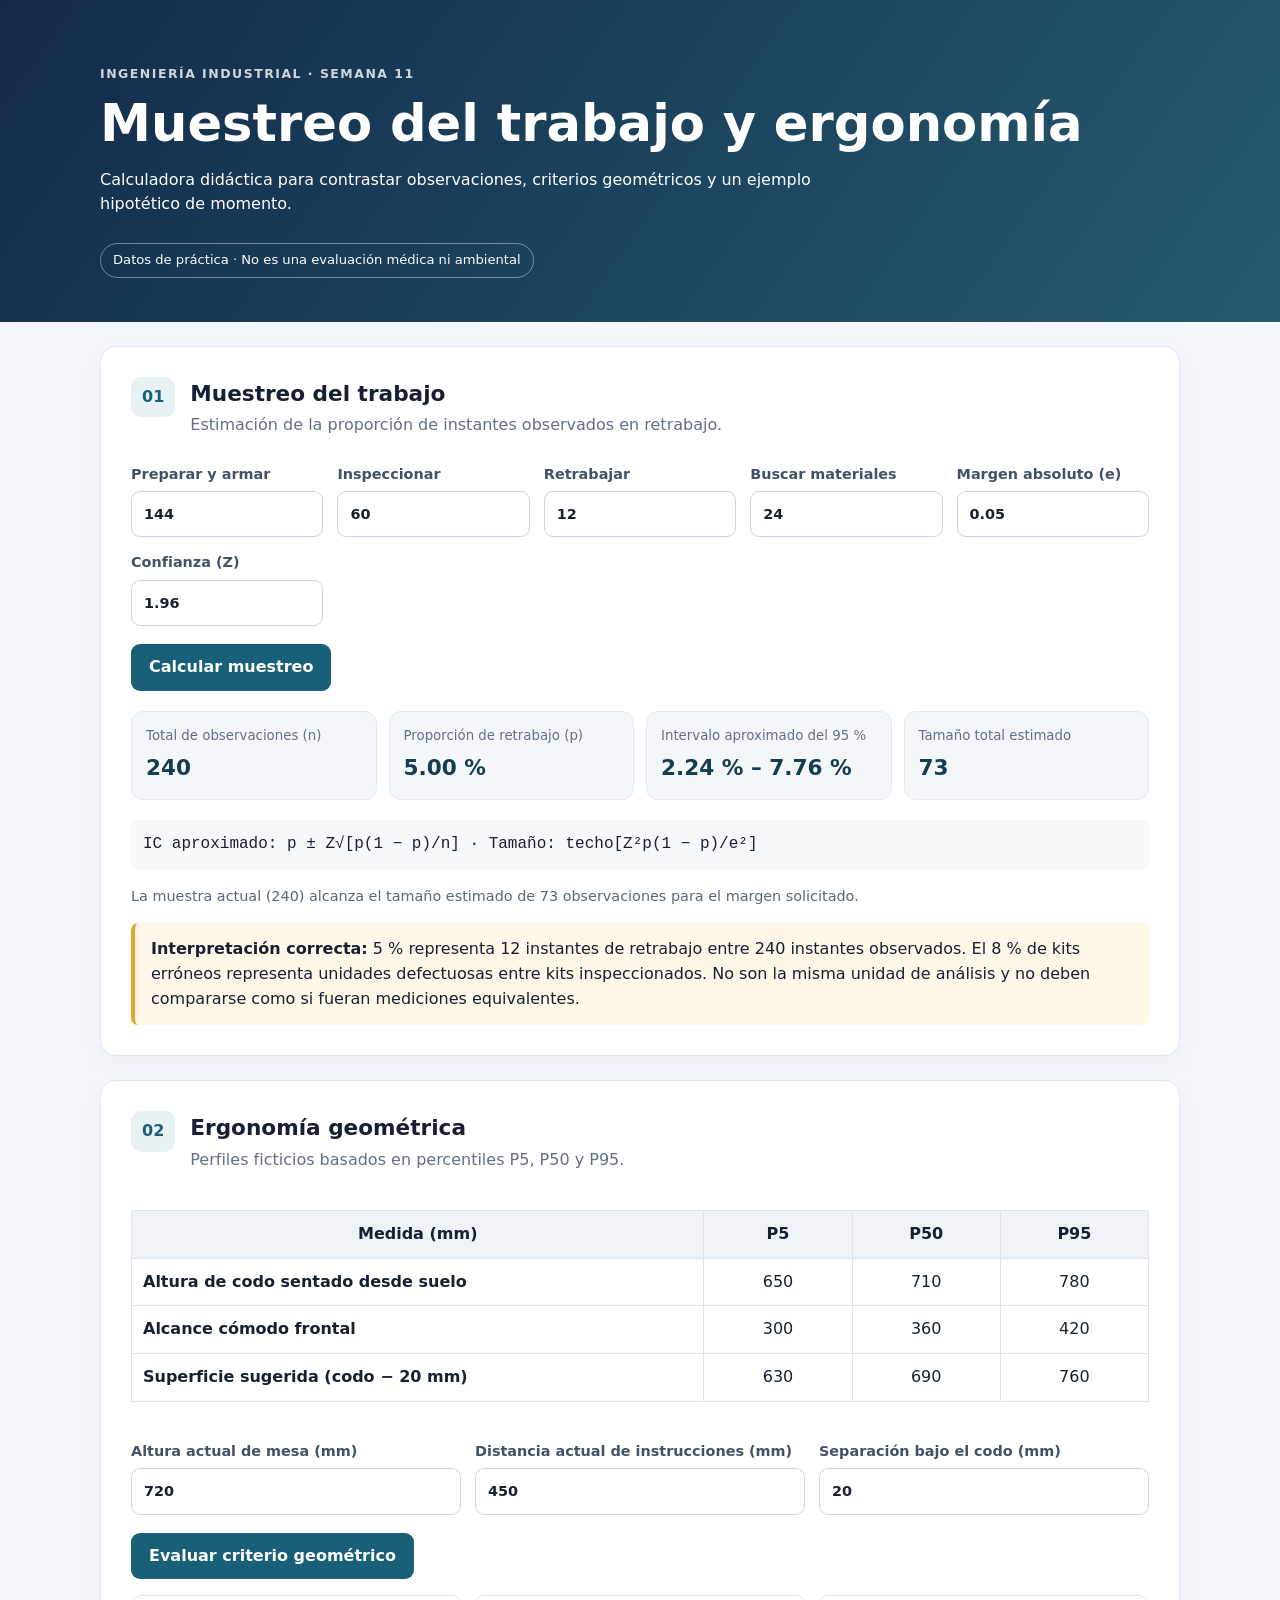
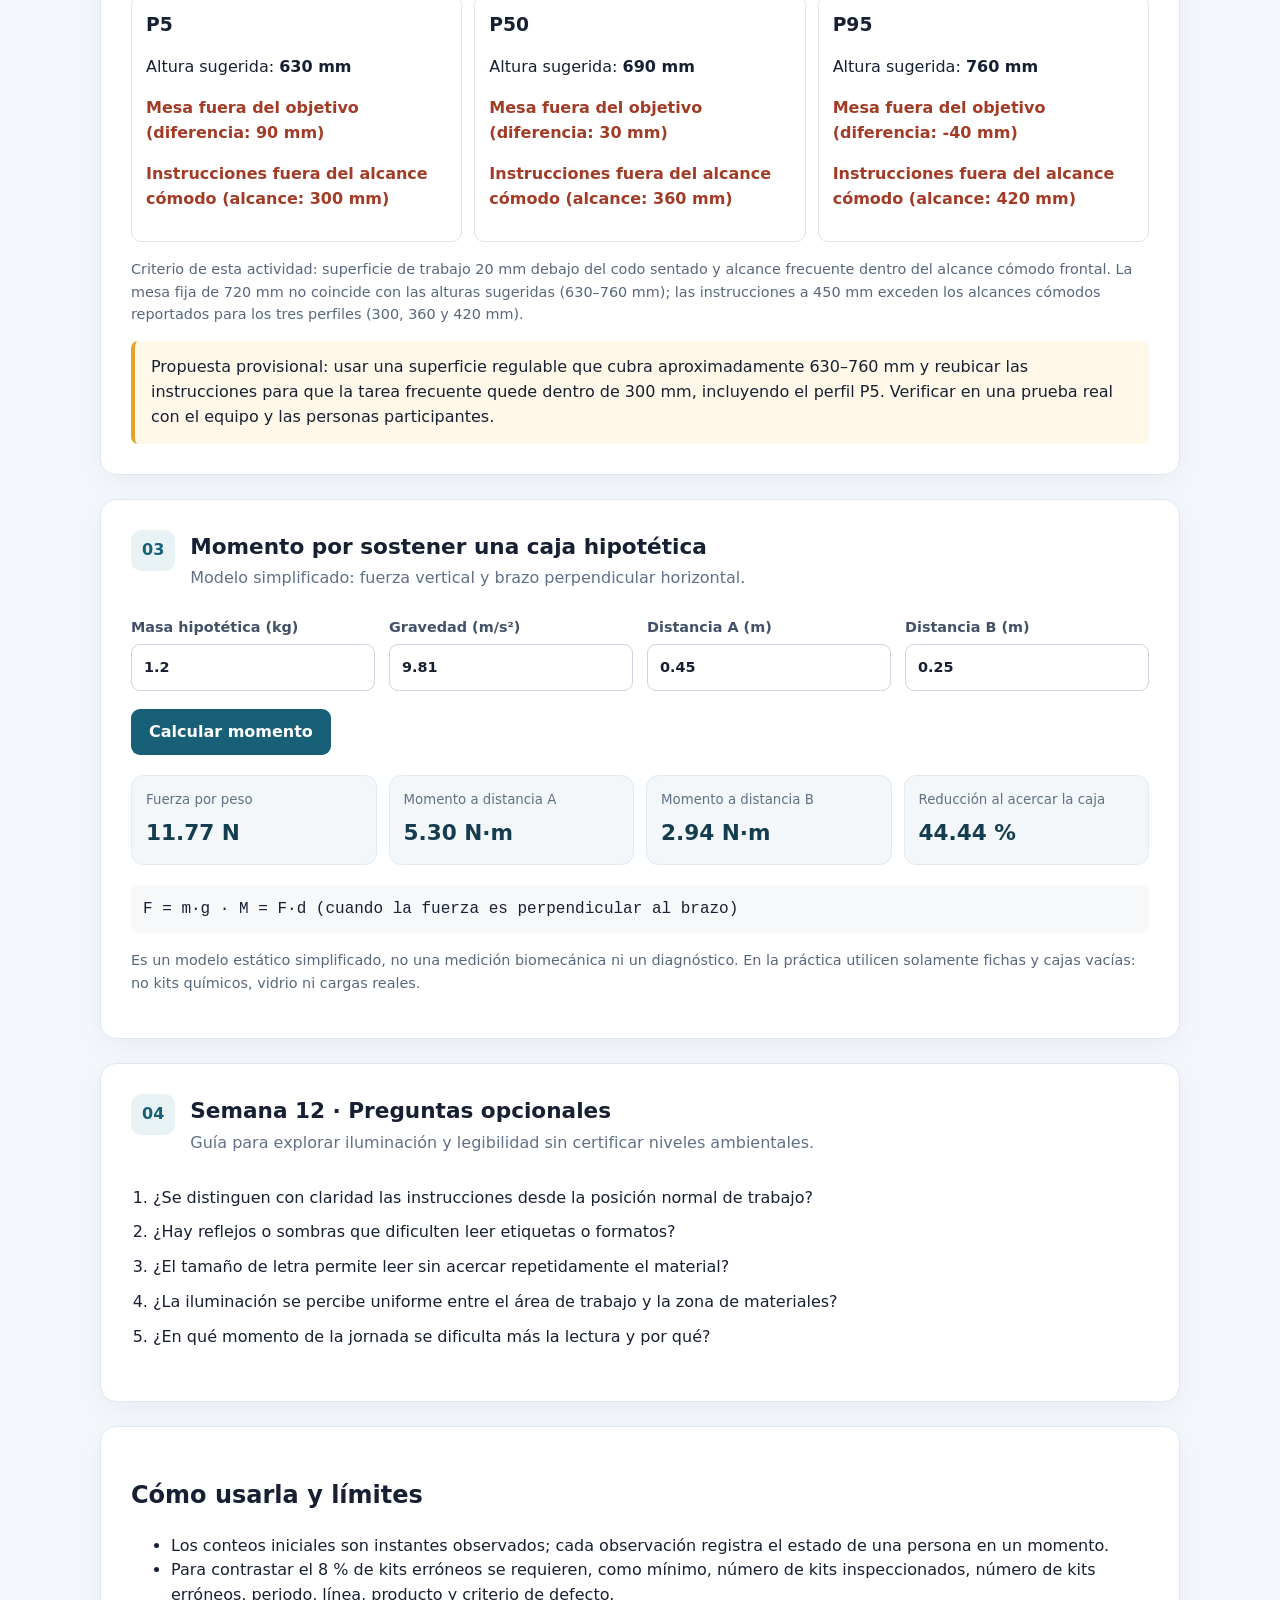
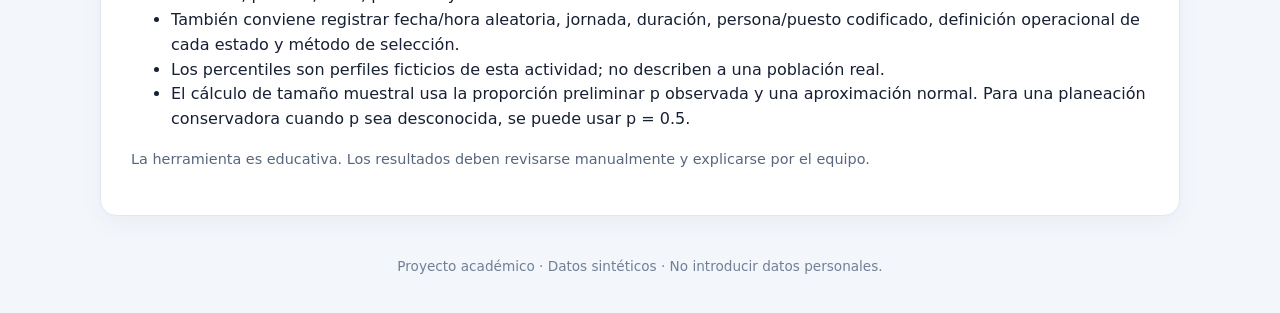
<file: index.html>
<!doctype html>
<html lang="es">
<head>
  <meta charset="utf-8">
  <meta name="viewport" content="width=device-width, initial-scale=1">
  <meta name="description" content="Herramienta educativa para muestreo del trabajo, ergonomía geométrica y momento de carga.">
  <title>Parte 2 · Muestreo y ergonomía</title>
  <link rel="stylesheet" href="styles.css">
  <script type="module" src="app.js"></script>
</head>
<body>
  <header class="hero">
    <div class="wrap">
      <p class="eyebrow">Ingeniería Industrial · Semana 11</p>
      <h1>Muestreo del trabajo y ergonomía</h1>
      <p>Calculadora didáctica para contrastar observaciones, criterios geométricos y un ejemplo hipotético de momento.</p>
      <span class="badge">Datos de práctica · No es una evaluación médica ni ambiental</span>
    </div>
  </header>

  <main class="wrap">
    <section class="panel">
      <div class="section-title"><span>01</span><div><h2>Muestreo del trabajo</h2><p>Estimación de la proporción de instantes observados en retrabajo.</p></div></div>
      <div class="grid inputs">
        <label>Preparar y armar <input id="prepare" type="number" min="0" value="144"></label>
        <label>Inspeccionar <input id="inspect" type="number" min="0" value="60"></label>
        <label>Retrabajar <input id="rework" type="number" min="0" value="12"></label>
        <label>Buscar materiales <input id="search" type="number" min="0" value="24"></label>
        <label>Margen absoluto (e) <input id="margin" type="number" min="0.001" max="0.5" step="0.001" value="0.05"></label>
        <label>Confianza (Z) <input id="zvalue" type="number" min="0.1" step="0.01" value="1.96"></label>
      </div>
      <button id="samplingButton" type="button">Calcular muestreo</button>
      <div class="results" aria-live="polite">
        <article class="metric"><small>Total de observaciones (n)</small><strong id="totalObs">240</strong></article>
        <article class="metric"><small>Proporción de retrabajo (p)</small><strong id="proportion">5.00 %</strong></article>
        <article class="metric"><small>Intervalo aproximado del 95 %</small><strong id="interval">2.24 % – 7.76 %</strong></article>
        <article class="metric"><small>Tamaño total estimado</small><strong id="sampleSize">73</strong></article>
      </div>
      <p class="formula">IC aproximado: p ± Z√[p(1 − p)/n] · Tamaño: techo[Z²p(1 − p)/e²]</p>
      <p id="samplingMessage" class="note">Con los datos iniciales, el tamaño total estimado es 73 observaciones. Ya hay 240 observaciones en la muestra descrita.</p>
      <div class="callout"><strong>Interpretación correcta:</strong> 5 % representa 12 instantes de retrabajo entre 240 instantes observados. El 8 % de kits erróneos representa unidades defectuosas entre kits inspeccionados. No son la misma unidad de análisis y no deben compararse como si fueran mediciones equivalentes.</div>
    </section>

    <section class="panel">
      <div class="section-title"><span>02</span><div><h2>Ergonomía geométrica</h2><p>Perfiles ficticios basados en percentiles P5, P50 y P95.</p></div></div>
      <div class="table-scroll">
        <table>
          <thead><tr><th>Medida (mm)</th><th>P5</th><th>P50</th><th>P95</th></tr></thead>
          <tbody>
            <tr><th>Altura de codo sentado desde suelo</th><td>650</td><td>710</td><td>780</td></tr>
            <tr><th>Alcance cómodo frontal</th><td>300</td><td>360</td><td>420</td></tr>
            <tr><th>Superficie sugerida (codo − 20 mm)</th><td id="surfaceP5">630</td><td id="surfaceP50">690</td><td id="surfaceP95">760</td></tr>
          </tbody>
        </table>
      </div>
      <div class="grid inputs">
        <label>Altura actual de mesa (mm) <input id="deskHeight" type="number" value="720"></label>
        <label>Distancia actual de instrucciones (mm) <input id="instructionDistance" type="number" value="450"></label>
        <label>Separación bajo el codo (mm) <input id="elbowOffset" type="number" value="20"></label>
      </div>
      <button id="ergoButton" type="button">Evaluar criterio geométrico</button>
      <div id="ergoResults" class="profile-grid" aria-live="polite"></div>
      <p class="note">Criterio de esta actividad: superficie de trabajo 20 mm debajo del codo sentado y alcance frecuente dentro del alcance cómodo frontal. La mesa fija de 720 mm no coincide con las alturas sugeridas (630–760 mm); las instrucciones a 450 mm exceden los alcances cómodos reportados para los tres perfiles (300, 360 y 420 mm).</p>
      <div class="callout">Propuesta provisional: usar una superficie regulable que cubra aproximadamente 630–760 mm y reubicar las instrucciones para que la tarea frecuente quede dentro de 300 mm, incluyendo el perfil P5. Verificar en una prueba real con el equipo y las personas participantes.</div>
    </section>

    <section class="panel">
      <div class="section-title"><span>03</span><div><h2>Momento por sostener una caja hipotética</h2><p>Modelo simplificado: fuerza vertical y brazo perpendicular horizontal.</p></div></div>
      <div class="grid inputs">
        <label>Masa hipotética (kg) <input id="mass" type="number" min="0" step="0.1" value="1.2"></label>
        <label>Gravedad (m/s²) <input id="gravity" type="number" min="0" step="0.01" value="9.81"></label>
        <label>Distancia A (m) <input id="distanceA" type="number" min="0" step="0.01" value="0.45"></label>
        <label>Distancia B (m) <input id="distanceB" type="number" min="0" step="0.01" value="0.25"></label>
      </div>
      <button id="momentButton" type="button">Calcular momento</button>
      <div class="results">
        <article class="metric"><small>Fuerza por peso</small><strong id="force">11.77 N</strong></article>
        <article class="metric"><small>Momento a distancia A</small><strong id="momentA">5.30 N·m</strong></article>
        <article class="metric"><small>Momento a distancia B</small><strong id="momentB">2.94 N·m</strong></article>
        <article class="metric"><small>Reducción al acercar la caja</small><strong id="reduction">44.44 %</strong></article>
      </div>
      <p class="formula">F = m·g · M = F·d (cuando la fuerza es perpendicular al brazo)</p>
      <p class="note">Es un modelo estático simplificado, no una medición biomecánica ni un diagnóstico. En la práctica utilicen solamente fichas y cajas vacías: no kits químicos, vidrio ni cargas reales.</p>
    </section>

    <section class="panel">
      <div class="section-title"><span>04</span><div><h2>Semana 12 · Preguntas opcionales</h2><p>Guía para explorar iluminación y legibilidad sin certificar niveles ambientales.</p></div></div>
      <ol class="questions">
        <li>¿Se distinguen con claridad las instrucciones desde la posición normal de trabajo?</li>
        <li>¿Hay reflejos o sombras que dificulten leer etiquetas o formatos?</li>
        <li>¿El tamaño de letra permite leer sin acercar repetidamente el material?</li>
        <li>¿La iluminación se percibe uniforme entre el área de trabajo y la zona de materiales?</li>
        <li>¿En qué momento de la jornada se dificulta más la lectura y por qué?</li>
      </ol>
    </section>

    <section class="panel">
      <h2>Cómo usarla y límites</h2>
      <ul>
        <li>Los conteos iniciales son instantes observados; cada observación registra el estado de una persona en un momento.</li>
        <li>Para contrastar el 8 % de kits erróneos se requieren, como mínimo, número de kits inspeccionados, número de kits erróneos, periodo, línea, producto y criterio de defecto.</li>
        <li>También conviene registrar fecha/hora aleatoria, jornada, duración, persona/puesto codificado, definición operacional de cada estado y método de selección.</li>
        <li>Los percentiles son perfiles ficticios de esta actividad; no describen a una población real.</li>
        <li>El cálculo de tamaño muestral usa la proporción preliminar p observada y una aproximación normal. Para una planeación conservadora cuando p sea desconocida, se puede usar p = 0.5.</li>
      </ul>
      <p class="note">La herramienta es educativa. Los resultados deben revisarse manualmente y explicarse por el equipo.</p>
    </section>
    <footer>Proyecto académico · Datos sintéticos · No introducir datos personales.</footer>
  </main>
</body>
</html>
</file>
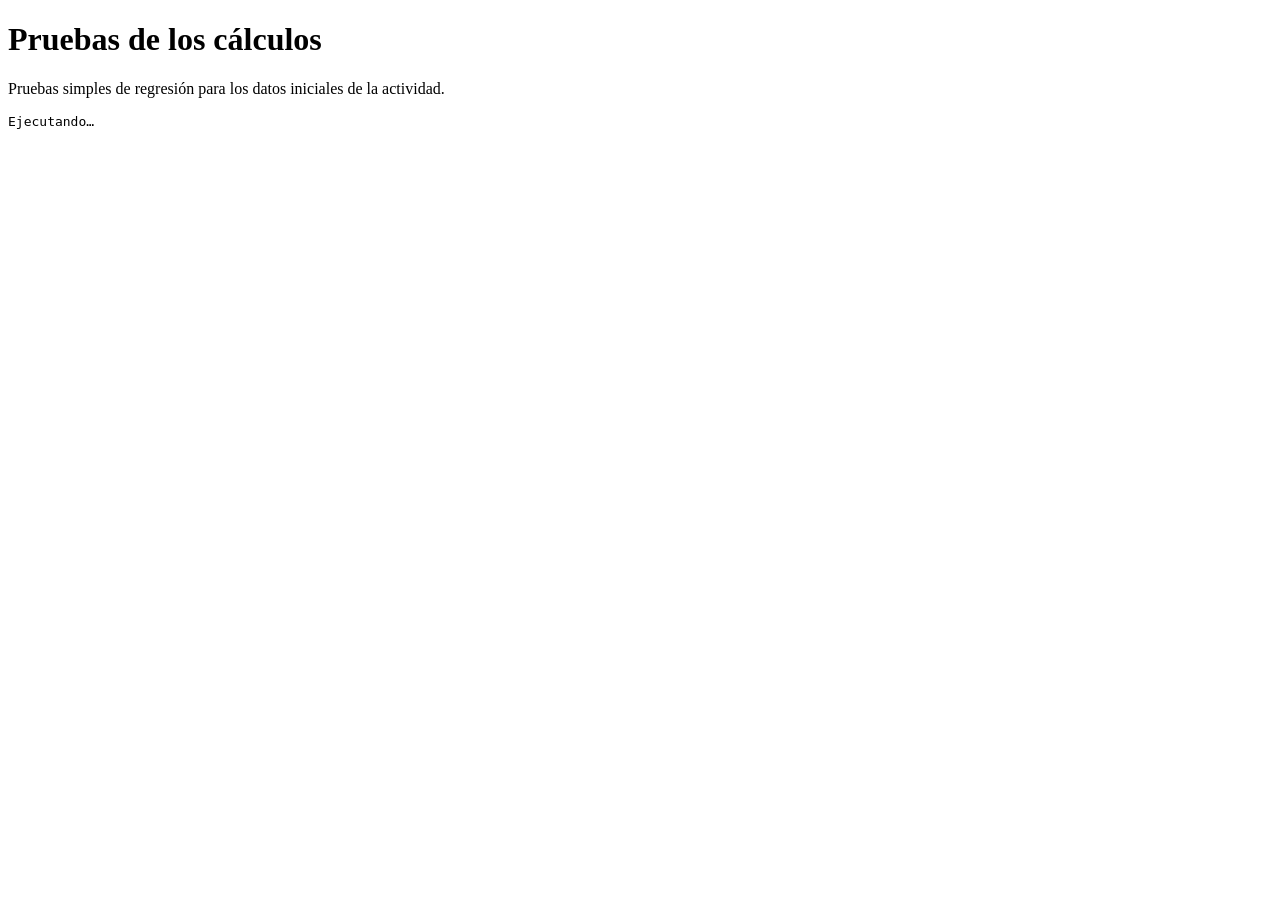
<file: tests.html>
<!doctype html>
<html lang="es">
<head><meta charset="utf-8"><meta name="viewport" content="width=device-width,initial-scale=1"><title>Pruebas · Parte 2</title></head>
<body>
  <h1>Pruebas de los cálculos</h1>
  <p>Pruebas simples de regresión para los datos iniciales de la actividad.</p>
  <pre id="results">Ejecutando…</pre>
  <script type="module">
    import { calculateSampling, calculateErgonomics, calculateMoment } from "./app.js";
    const lines = [];
    function test(name, condition) { lines.push(`${condition ? "✓" : "✗"} ${name}`); if (!condition) throw new Error(name); }
    const close = (a,b,t=0.01) => Math.abs(a-b) <= t;
    const s = calculateSampling({counts:{prepare:144,inspect:60,rework:12,search:24},margin:.05,z:1.96});
    test("Total de observaciones = 240", s.total === 240);
    test("Proporción de retrabajo = 0.05", close(s.p,.05,1e-10));
    test("Tamaño total requerido = 73", s.requiredTotal === 73);
    test("Intervalo aproximado cercano a 2.24 %–7.76 %", close(s.lower,.022426,.0001) && close(s.upper,.077574,.0001));
    const e = calculateErgonomics({deskHeight:720,instructionDistance:450,elbowOffset:20});
    test("Alturas objetivo = 630, 690 y 760 mm", e.map(x=>x.targetHeight).join(",") === "630,690,760");
    test("Instrucciones a 450 mm quedan fuera del alcance de los tres perfiles", e.every(x=>!x.reachWithin));
    test("Mesa de 720 mm no coincide exactamente con los tres objetivos", e.every(x=>!x.deskWithin));
    const m = calculateMoment({mass:1.2,gravity:9.81,distanceA:.45,distanceB:.25});
    test("Fuerza = 11.772 N", close(m.force,11.772));
    test("Momentos = 5.2973 y 2.943 N·m", close(m.momentA,5.2973) && close(m.momentB,2.943));
    test("Reducción de momento = 44.44 %", close(m.reduction,44.4444,.001));
    document.getElementById("results").textContent = lines.join("\n") + "\n\nTodas las pruebas pasaron.";
  </script>
</body></html>
</file>
<file: styles.css>
:root{font-family:Inter,ui-sans-serif,system-ui,-apple-system,"Segoe UI",sans-serif;color:#172033;background:#f3f6fb;font-synthesis:none;text-rendering:optimizeLegibility}*{box-sizing:border-box}body{margin:0;line-height:1.55}.wrap{width:min(1080px,calc(100% - 32px));margin:auto}.hero{background:linear-gradient(125deg,#132b4a,#245b70);color:#fff;padding:52px 0 44px}.eyebrow{text-transform:uppercase;letter-spacing:.12em;font-size:.78rem;font-weight:700;opacity:.8}.hero h1{font-size:clamp(2rem,5vw,3.2rem);line-height:1.08;margin:.4rem 0}.hero p{max-width:720px}.badge{display:inline-block;border:1px solid #ffffff66;border-radius:30px;padding:6px 12px;font-size:.82rem;margin-top:10px}.panel{background:#fff;border:1px solid #e0e7f0;border-radius:16px;padding:clamp(18px,3vw,30px);margin:24px 0;box-shadow:0 8px 24px #1b35500a}.section-title{display:flex;gap:15px;align-items:flex-start;margin-bottom:22px}.section-title>span{background:#e8f2f5;color:#176078;font-weight:800;border-radius:10px;padding:8px 11px}.section-title h2{margin:0;font-size:1.35rem}.section-title p{margin:3px 0;color:#617087}.grid{display:grid;gap:14px}.inputs{grid-template-columns:repeat(auto-fit,minmax(170px,1fr));margin:18px 0}label{display:grid;gap:6px;font-size:.9rem;font-weight:650;color:#435168}input{width:100%;padding:11px 12px;border:1px solid #cbd5e1;border-radius:9px;font:inherit;color:#172033;background:#fff}input:focus{outline:3px solid #b8e0eb;border-color:#24758b}button{border:0;border-radius:9px;padding:11px 18px;background:#176078;color:#fff;font:inherit;font-weight:700;cursor:pointer}button:hover{background:#10495d}.results{display:grid;grid-template-columns:repeat(auto-fit,minmax(190px,1fr));gap:12px;margin:20px 0}.metric{background:#f3f7fa;border:1px solid #e2eaf0;border-radius:12px;padding:14px}.metric small{display:block;color:#617087}.metric strong{display:block;font-size:1.35rem;margin-top:5px;color:#153d50}.formula{font-family:ui-monospace,SFMono-Regular,Consolas,monospace;background:#f7f8fa;padding:12px;border-radius:8px;overflow-wrap:anywhere}.note{font-size:.9rem;color:#58677d}.callout{background:#fff8e8;border-left:4px solid #e3a52d;padding:14px 16px;border-radius:7px;margin-top:16px}.table-scroll{overflow-x:auto}table{width:100%;border-collapse:collapse;margin:12px 0 20px}th,td{border:1px solid #dce4ec;padding:11px;text-align:center;min-width:90px}thead th{background:#edf3f7}tbody th{text-align:left;min-width:260px}.profile-grid{display:grid;grid-template-columns:repeat(auto-fit,minmax(190px,1fr));gap:12px;margin:16px 0}.profile{border:1px solid #dce4ec;border-radius:10px;padding:14px}.profile h3{margin:0 0 8px}.status{font-weight:750}.out{color:#a33c27}.in{color:#16734a}.questions{padding-left:22px}.questions li{padding:5px 0}footer{text-align:center;color:#718096;padding:16px 0 36px;font-size:.85rem}@media(max-width:600px){.hero{padding:38px 0}.wrap{width:min(100% - 22px,1080px)}.panel{margin:14px 0;border-radius:12px}.section-title h2{font-size:1.15rem}}
</file>
